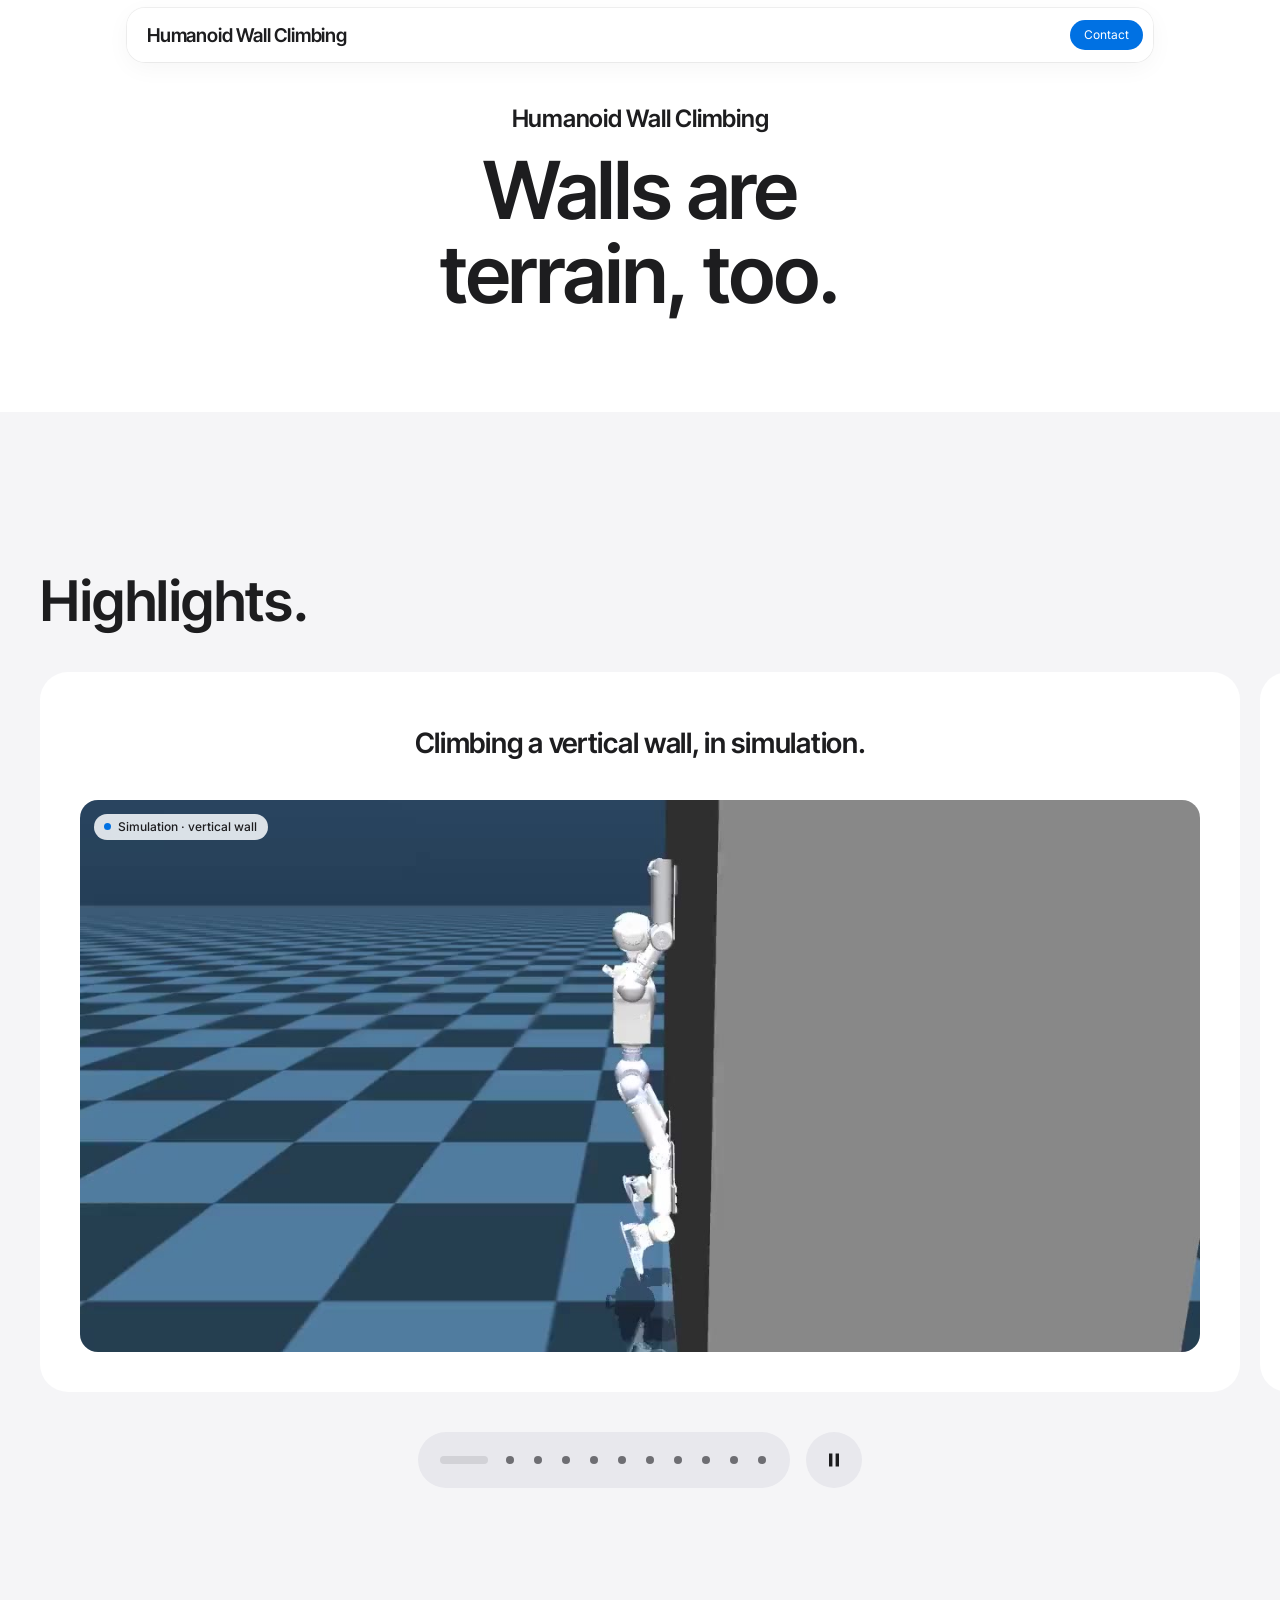
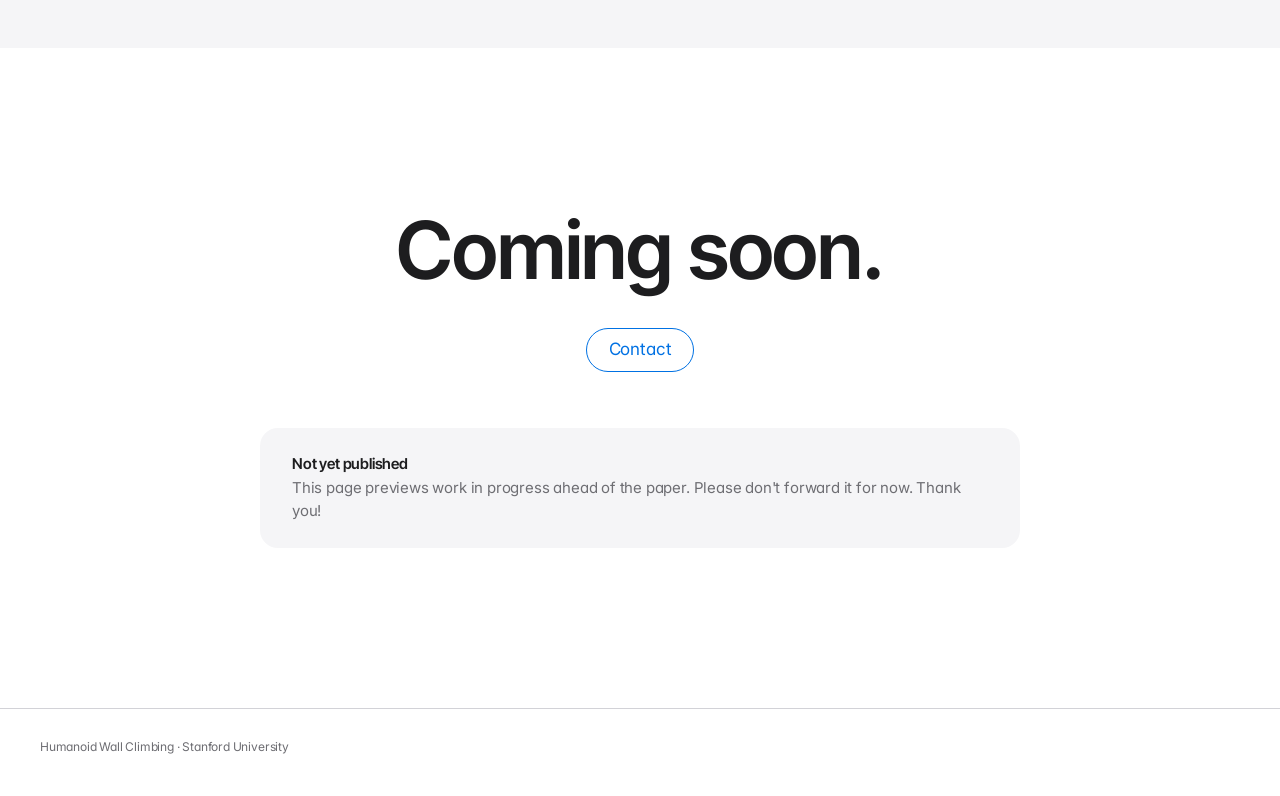
<file: brief/index.html>
<!doctype html>
<html lang="en">
<head>
<meta charset="utf-8">
<meta name="viewport" content="width=device-width, initial-scale=1, viewport-fit=cover">
<title>Humanoid Wall Climbing · Highlights</title>
<!-- shared by link ahead of the paper: kept out of search results and off the main page -->
<meta name="robots" content="noindex, nofollow">
<meta name="description" content="Highlights from work in progress on humanoid wall climbing at Stanford University.">
<meta name="author" content="Shixuan (Alan) Zhao">
<link rel="icon" type="image/svg+xml" href="../assets/favicon.svg">
<link rel="apple-touch-icon" href="../assets/apple-touch-icon.png">
<link rel="preconnect" href="https://fonts.googleapis.com">
<link rel="preconnect" href="https://fonts.gstatic.com" crossorigin>
<link href="https://fonts.googleapis.com/css2?family=Inter+Tight:wght@600&family=Inter:wght@400;500;600&family=JetBrains+Mono:wght@400;500&display=swap" rel="stylesheet">
<link rel="stylesheet" href="../assets/site.css?v=778e8248">
<style>
/* this page only: a title without a stage, cards holding several photos, and figures shown without a heading */
.hero{padding-bottom:72px}
.hgrid{flex:1;width:100%;min-height:0;display:grid;grid-auto-rows:1fr;gap:10px}
.hgrid>.ph{min-height:0;border-radius:14px}
.ph.white{background:#fff}
.ph.white>img{object-fit:contain}
.hcard.bare{padding-top:20px}
.g-unit{grid-template-rows:3fr 2fr}
.g-two{grid-template-columns:1fr 1fr}
.g-six{grid-template-columns:1fr 1fr}
/* eleven dots and the play button in one row on a phone */
@media (max-width:734px){
  .pager-row{gap:10px}
  .pager{padding:0 8px}
  .dot{width:18px}
  .dot.on{width:40px}
  .dot.on i{width:28px}
  .playbtn{width:48px;height:48px}
}
@media (min-width:735px){
  .hero{padding-bottom:96px}
  .hcard.bare{padding-top:40px}
  .g-unit{grid-template-columns:2.1fr 1fr;grid-template-rows:none}
  .g-six{grid-template-columns:repeat(3,1fr)}
  .g-wall{grid-template-columns:3fr 5.3fr}
}
</style>
<link rel="preload" as="image" href="../media/hero-policy90.jpg" fetchpriority="high">
<!-- inline so the reveal styles (.js .rv) apply from the first paint -->
<script>document.documentElement.classList.add("js")</script>
<script defer src="../assets/site.js?v=2dd6bf3b" onerror="document.documentElement.classList.remove('js')"></script>
</head>
<body>
<a class="skip" href="#main">Skip to content</a>

<nav class="nav" aria-label="Humanoid Wall Climbing">
  <a class="nav-title" href="#top"><span class="t-full">Humanoid Wall Climbing</span><span class="t-short">Wall Climbing</span></a>
  <span style="flex:1"></span>
  <a class="pill solid" href="mailto:sxuan@stanford.edu">Contact</a>
</nav>

<main id="main">

<!-- HERO -->
<section class="hero" id="top">
  <div class="wrap">
    <p class="eyebrow rv">Humanoid Wall Climbing</p>
    <h1 class="hx rv">Walls are <br>terrain, too.</h1>
  </div>
</section>

<!-- HIGHLIGHTS: every clip and photo of this page, one card at a time; a card without a clip holds for data-still seconds -->
<section class="sec band" id="highlights" aria-roledescription="carousel" aria-label="Highlights">
  <div class="wrap headrow">
    <h2 class="hl-head rv">Highlights.</h2>
  </div>
  <div class="track hl-track" id="hlTrack">
    <article class="hcard" aria-roledescription="slide" aria-label="1 of 11">
      <h3>Climbing a vertical wall, in simulation.</h3>
      <div class="ph media">
        <video data-src="../media/hero-policy90.mp4" poster="../media/hero-policy90.jpg" muted playsinline preload="none" disablepictureinpicture aria-label="In simulation, a humanoid with spine pads on its hands and feet holds a vertical wall and steps its limbs through a climbing cycle."></video>
        <span class="tag sim"><i></i>Simulation · vertical wall</span>
      </div>
    </article>
    <article class="hcard" aria-roledescription="slide" aria-label="2 of 11">
      <h3>Up the outside corner of a tall box, one limb at a time.</h3>
      <div class="ph media">
        <video data-src="../media/ref-corner.mp4" poster="../media/ref-corner.jpg" muted playsinline preload="none" disablepictureinpicture aria-label="A simulated humanoid climbs the outside corner of a tall box one limb at a time, its spine pads on both faces of the corner."></video>
        <span class="tag sim"><i></i>Simulation · planned motion</span>
      </div>
    </article>
    <article class="hcard" aria-roledescription="slide" aria-label="3 of 11">
      <h3>One spine pad flips a cinder block.<br>By hand, and by the robot in simulation.</h3>
      <div class="ph media">
        <video class="fit" data-src="../media/flip-pair.mp4" data-src-sm="../media/flip-pair-sm.mp4" poster="../media/flip-pair.jpg" data-poster-sm="../media/flip-pair-sm.jpg" muted playsinline preload="none" disablepictureinpicture aria-label="Left: a person hooks a hand-held spine pad onto a cinder block and flips it upright. Right: the simulated humanoid does the same."></video>
        <span class="tag hw"><i></i>Real · simulation</span>
      </div>
    </article>
    <article class="hcard" aria-roledescription="slide" aria-label="4 of 11">
      <h3>Micro-spines can carry a person up a concrete wall.<br>A professional climber, in earlier work from our lab.</h3>
      <div class="ph media">
        <video data-src="../media/human-climb.mp4" poster="../media/human-climb.jpg" muted playsinline preload="none" disablepictureinpicture aria-label="On a safety rope, a climber scales the concrete-block wall of a building with a hand-held spine plate in each hand."></video>
        <span class="tag hw"><i></i>Real · earlier work</span>
      </div>
    </article>
    <article class="hcard" aria-roledescription="slide" aria-label="5 of 11">
      <h3>Tiny hooks, each on its own spring.</h3>
      <div class="hgrid g-unit">
        <div class="ph media">
          <img src="../media/palm-tile.jpg" width="1600" height="1200" fetchpriority="low" alt="One spine unit: a clear block holding a grid of small springs, each with a spine through it.">
          <span class="tag hw"><i></i>One spine unit</span>
        </div>
        <div class="ph media">
          <video data-src="../media/spine-assembly.mp4" poster="../media/spine-assembly.jpg" muted playsinline preload="none" disablepictureinpicture aria-label="Gloved hands assembling spines for a unit."></video>
          <span class="tag hw"><i></i>Assembly</span>
        </div>
      </div>
    </article>
    <article class="hcard" aria-roledescription="slide" aria-label="6 of 11">
      <h3>Testing a spine unit on a robot arm.</h3>
      <div class="ph media">
        <video data-src="../media/unit-test.mp4" poster="../media/unit-test.jpg" muted playsinline preload="none" disablepictureinpicture aria-label="Close-up of one spine unit on a robot arm's flange, pressed against the top of a cinder block."></video>
        <span class="tag hw"><i></i>Real · bench test</span>
      </div>
    </article>
    <article class="hcard bare" aria-roledescription="slide" aria-label="7 of 11">
      <div class="ph media white">
        <video class="fit" data-src="../media/palm-model.mp4" poster="../media/palm-model.jpg" muted playsinline preload="none" disablepictureinpicture aria-label="Animation of the spine contact model."></video>
      </div>
    </article>
    <article class="hcard" aria-roledescription="slide" aria-label="8 of 11" data-still="8">
      <h3>Spine pads on a humanoid.</h3>
      <div class="hgrid g-two">
        <div class="ph media white">
          <img src="../media/palm-cad.jpg" width="900" height="1247" fetchpriority="low" alt="CAD render of a spine pad: twelve spine units in three rows of four on a plate above a cylindrical mount.">
          <span class="tag"><i></i>Spine pad · CAD</span>
        </div>
        <div class="ph media white">
          <img src="../media/pad-mount.jpg" width="378" height="493" fetchpriority="low" alt="CAD render, side view: a spine pad held beside a cylindrical robot limb by two clamp collars, joined to them through a ball joint.">
          <span class="tag"><i></i>Mount · CAD</span>
        </div>
      </div>
    </article>
    <article class="hcard bare" aria-roledescription="slide" aria-label="9 of 11" data-still="10">
      <div class="ph media white">
        <img src="../media/pipeline.png" width="2400" height="978" fetchpriority="low" alt="Diagram of the reference generation pipeline.">
      </div>
    </article>
    <article class="hcard" aria-roledescription="slide" aria-label="10 of 11">
      <h3>A stucco panel, made by hand.</h3>
      <div class="hgrid g-six">
        <div class="ph media"><img src="../media/stucco-1.jpg" width="1200" height="1019" fetchpriority="low" alt="Metal lath, lumber and tools laid out on the ground."></div>
        <div class="ph media"><img src="../media/stucco-2.jpg" width="1200" height="929" fetchpriority="low" alt="Metal lath screwed onto a plywood board."></div>
        <div class="ph media"><img src="../media/stucco-3.jpg" width="1200" height="751" fetchpriority="low" alt="A bag of stucco mix."></div>
        <div class="ph media"><img src="../media/stucco-4.jpg" width="1200" height="900" fetchpriority="low" alt="Wet stucco being mixed in a bucket with a trowel."></div>
        <div class="ph media"><img src="../media/stucco-5.jpg" width="1200" height="1318" fetchpriority="low" alt="The stucco panel after drying, with a rough grey surface."></div>
        <div class="ph media"><video data-src="../media/stucco-spines.mp4" poster="../media/stucco-spines.jpg" muted playsinline preload="none" disablepictureinpicture aria-label="A row of spine units dragged across the dried stucco."></video></div>
      </div>
    </article>
    <article class="hcard" aria-roledescription="slide" aria-label="11 of 11" data-still="6">
      <h3>A tall wall frame.</h3>
      <div class="hgrid g-wall">
        <div class="ph media"><img src="../media/wall-1.jpg" width="1200" height="1600" fetchpriority="low" alt="A tall test wall panel standing in an aluminum-extrusion frame outdoors."></div>
        <div class="ph media"><img src="../media/wall-2.jpg" width="1600" height="1200" fetchpriority="low" alt="The wall frame from the side, with a plywood panel and diagonal braces."></div>
      </div>
    </article>
  </div>
  <div class="pager-row">
    <div class="pager" id="hlPager" role="group" aria-label="Choose a highlight"></div>
    <button class="playbtn" id="hlPlay" type="button" aria-label="Pause highlights"><svg viewBox="0 0 18 18" aria-hidden="true"><path class="i-pause" d="M4 2.5h3.4v13H4zM10.6 2.5H14v13h-3.4z" fill="currentColor"/><path class="i-play" d="M5 2.5v13l11-6.5z" fill="currentColor"/></svg></button>
  </div>
</section>

<!-- COMING SOON -->
<section class="sec" id="soon">
  <div class="wrap-copy story-head">
    <h2 class="hx rv">Coming soon.</h2>
    <div class="btns rv">
      <a class="btn" href="mailto:sxuan@stanford.edu">Contact</a>
    </div>
    <div class="cite-note rv"><b>Not yet published</b>This page previews work in progress ahead of the paper. Please don't forward it for now. Thank you!</div>
  </div>
</section>

</main>

<footer>
  <div class="wrap">
    <span>Humanoid Wall Climbing · Stanford University</span>
  </div>
</footer>

</body>
</html>
</file>
<file: assets/site.css>
/* Humanoid Wall Climbing project page. Layout, type scale and palette follow supermimic.github.io. */
:root{
  --page:#ffffff; --band:#f5f5f7; --fill:#e8e8ed; --hair:#d2d2d7;
  --ink:#1d1d1f; --ink2:#6e6e73; --blue:#0071e3;
  /* media tags, and the ongoing chip in the nav */
  --done:#1a7f37; --done-bg:#e8f5ec;
  --wip:#9a5200; --wip-bg:#fff3dc; --wip-dot:#f59e0b;
  --mk:#d98200;
  --display:"Inter Tight","Inter","Helvetica Neue",Arial,sans-serif;
  --text:"Inter","Helvetica Neue",Arial,sans-serif;
  --mono:"JetBrains Mono",ui-monospace,Menlo,Consolas,monospace;
  --gut:24px;
  --wide:1260px; --mid:1050px; --copy:830px;
  --edge:max(var(--gut), calc((100% - var(--wide)) / 2));
  --ease:cubic-bezier(.28,.11,.32,1);
  --sec:100px;
}
@media (min-width:735px){:root{--gut:40px;--sec:140px}}
@media (min-width:1069px){:root{--sec:160px}}
*{box-sizing:border-box}
[hidden]{display:none!important}
html{-webkit-text-size-adjust:100%;scroll-padding-top:80px;scroll-behavior:smooth}
body{margin:0;background:var(--page);color:var(--ink);font-family:var(--text);font-size:17px;line-height:1.47;letter-spacing:-.011em;-webkit-font-smoothing:antialiased;font-feature-settings:"cv11","ss01";overflow-x:clip}
a{color:var(--blue);text-decoration:none}
a:hover{text-decoration:underline}
button{font:inherit;color:inherit;cursor:pointer}
:focus-visible{outline:2px solid var(--blue);outline-offset:3px}
img,video{max-width:100%;display:block}
figure{margin:0}
.skip{position:absolute;left:-9999px;top:8px;z-index:100;background:var(--ink);color:#fff;padding:10px 16px;border-radius:12px}
.skip:focus{left:8px}
.sr{position:absolute;width:1px;height:1px;overflow:hidden;clip:rect(0 0 0 0);white-space:nowrap}

/* ---------- layout ---------- */
.wrap{width:min(var(--wide), calc(100% - 2 * var(--gut)));margin-inline:auto}
.wrap-mid{width:min(var(--mid), calc(100% - 2 * var(--gut)));margin-inline:auto}
.wrap-copy{width:min(var(--copy), calc(100% - 2 * var(--gut)));margin-inline:auto}
.sec{padding-block:var(--sec)}
.band{background:var(--band)}

/* ---------- type ---------- */
.eyebrow{font:600 17px/1.24 var(--display);letter-spacing:-.01em;margin:0 0 10px}
.hx{font:600 40px/1.1 var(--display);letter-spacing:-.012em;margin:0;text-wrap:balance}
.hx br{display:none}
.hl-head{font:600 32px/1.125 var(--display);letter-spacing:-.008em;margin:0;text-wrap:balance}
.sub-head{font:600 24px/1.16 var(--display);letter-spacing:-.012em;margin:0;text-wrap:balance}
.lede{font:400 17px/1.47 var(--text);color:var(--ink2);margin:0;text-wrap:balance}
p,li,dd{text-wrap:pretty}
.lede b,.copy b,.cap b{color:var(--ink);font-weight:400}
.copy{color:var(--ink2)}
sup.fn{font-size:.6em;line-height:0;vertical-align:.7em;margin-left:1px}
sup.fn a{color:inherit;text-decoration:underline;text-underline-offset:2px}
@media (min-width:735px){
  .eyebrow{font-size:21px;margin-bottom:14px}
  .hx{font-size:64px;line-height:1.06}
  .hx br{display:inline}
  .hl-head{font-size:48px;line-height:1.08}
  .sub-head{font-size:32px;line-height:1.125}
  .lede{font-size:21px;line-height:1.381;letter-spacing:.004em}
}
@media (min-width:1069px){
  .hx{font-size:80px;line-height:1.05;letter-spacing:-.015em}
  .hl-head{font-size:56px;line-height:1.07}
}

/* ---------- ongoing chip in the nav: a pulsing dot ---------- */
.wip-dot{position:relative;display:inline-block;flex:none;width:6px;height:6px;border-radius:50%;background:var(--wip-dot);box-shadow:0 0 0 2.5px rgba(245,158,11,.2)}
.wip-dot::after{content:"";position:absolute;inset:-5px;border-radius:50%;background:radial-gradient(closest-side,rgba(245,158,11,.4),rgba(245,158,11,0));animation:wip-glow 2.4s var(--ease) infinite}
@keyframes wip-glow{0%,100%{opacity:.25;transform:scale(.7)}50%{opacity:1;transform:scale(1.15)}}
.chip-wip{display:inline-flex;align-items:center;gap:8px;height:26px;padding:0 11px 0 10px;border-radius:999px;background:rgba(0,0,0,.04);box-shadow:inset 0 0 0 1px rgba(0,0,0,.06);color:var(--ink2);font:500 12px/1 var(--text);letter-spacing:.01em;white-space:nowrap;transition:background .25s var(--ease),color .25s var(--ease)}
.chip-wip:hover{text-decoration:none;background:rgba(0,0,0,.07);color:var(--ink)}

/* ---------- status marks: a hollow ring for a reference only, a half-filled one for a policy in simulation ---------- */
.mk{position:relative;display:inline-block;flex:none;width:11px;height:11px;border-radius:50%;box-shadow:inset 0 0 0 1.6px var(--mk)}
.mk-sim{background:linear-gradient(90deg,var(--mk) 50%,transparent 50%)}
.tag .mk{pointer-events:auto}
.tag .mk::after{content:"";position:absolute;inset:-8px}

/* ---------- media tags ---------- */
.tag{position:absolute;left:14px;top:14px;z-index:2;display:inline-flex;align-items:center;gap:7px;height:26px;padding:0 11px 0 10px;border-radius:999px;background:rgba(255,255,255,.84);-webkit-backdrop-filter:saturate(180%) blur(14px);backdrop-filter:saturate(180%) blur(14px);font:500 12px/1 var(--text);letter-spacing:0;color:var(--ink);white-space:nowrap;pointer-events:none}
.tag i{width:7px;height:7px;border-radius:50%;background:var(--ink2)}
.tag.sim i{background:var(--blue)}
.tag.hw i{background:var(--done)}

/* ---------- media boxes ---------- */
.ph{position:relative;border-radius:28px;background:var(--band);overflow:hidden}
.band .ph{background:var(--fill)}
.ph.media>video,.ph.media>img,.ph.media>picture>img{position:absolute;inset:0;width:100%;height:100%;object-fit:cover}
.ph.media>video.fit{object-fit:contain}
/* round play / pause button; 44 px hit area */
.vbtn{position:absolute;right:16px;bottom:16px;z-index:2;width:44px;height:44px;padding:0;border:0;border-radius:50%;background:rgba(232,232,237,.86);-webkit-backdrop-filter:saturate(180%) blur(20px);backdrop-filter:saturate(180%) blur(20px);color:var(--ink);display:grid;place-items:center}
.vbtn:hover{background:rgba(210,210,215,.9)}
.vbtn svg,.fplay svg,.playbtn svg{width:16px;height:16px}
.i-play{display:none}
.paused .i-play{display:inline}
.paused .i-pause{display:none}

/* ---------- nav pill ---------- */
.nav{position:fixed;z-index:50;top:max(8px, env(safe-area-inset-top));left:50%;transform:translateX(-50%);width:min(1026px, calc(100% - 16px));height:54px;display:flex;align-items:center;gap:8px;padding:0 10px 0 20px;border-radius:18px;background:rgba(255,255,255,.78);-webkit-backdrop-filter:saturate(180%) blur(20px);backdrop-filter:saturate(180%) blur(20px);box-shadow:0 0 0 1px rgba(0,0,0,.06), 0 6px 24px rgba(0,0,0,.04)}
.nav-title{font:600 19px/1 var(--display);letter-spacing:-.01em;color:var(--ink);white-space:nowrap}
.nav-title:hover{text-decoration:none}
.nav-title .t-short{display:none}
.nav .chip-wip{margin-left:4px;margin-right:auto}
.pill{position:relative;display:inline-flex;align-items:center;justify-content:center;height:30px;padding:0 13px;border-radius:999px;font:400 12px/1 var(--text);letter-spacing:0;white-space:nowrap;border:1px solid transparent;background:none}
.pill::after{content:"";position:absolute;inset:-7px -3px}
.pill.out{border-color:var(--ink2);color:var(--ink)}
.pill.out:hover{text-decoration:none;background:var(--band)}
.pill.solid{background:var(--blue);color:#fff}
.pill.solid:hover{text-decoration:none;background:#0077ed}
.explore{position:relative}
.explore-menu{position:absolute;right:-60px;top:44px;width:240px;padding:8px;border-radius:18px;background:rgba(255,255,255,.94);-webkit-backdrop-filter:saturate(180%) blur(20px);backdrop-filter:saturate(180%) blur(20px);box-shadow:0 0 0 1px rgba(0,0,0,.06), 0 18px 40px rgba(0,0,0,.10)}
.explore-menu a{display:flex;align-items:center;min-height:44px;padding:0 14px;border-radius:12px;color:var(--ink);font-size:15px}
.explore-menu a:hover{background:var(--fill);text-decoration:none}
@media (max-width:734px){
  .nav{padding-left:16px;gap:6px}
  .nav .hide-sm{display:none}
  .nav-title{font-size:17px}
  .nav-title .t-full{display:none}
  .nav-title .t-short{display:inline}
  .explore-menu{right:-4px}
}

/* ---------- hero ---------- */
.hero{padding-top:110px;text-align:center}
.hero .eyebrow{font-size:21px}
.hero-sub{margin:20px auto 0;max-width:38em;font:400 17px/1.47 var(--text);color:var(--ink)}
.hero-stage{position:relative;margin-top:44px;padding-bottom:44px}
.hero-stage .ph{aspect-ratio:1/1;background:#2a4867}
@media (min-width:735px){
  .hero{padding-top:104px}
  .hero .eyebrow{font-size:24px}
  .hero-sub{font-size:21px;margin-top:24px}
  .hero-stage{margin-top:32px}
  .hero-stage .ph{aspect-ratio:2/1;width:min(100%, max(600px, calc((100svh - 520px) * 2)));margin-inline:auto}
}

/* ---------- section heads with a link on the right ---------- */
.headrow{display:flex;align-items:flex-end;justify-content:space-between;gap:12px 24px;flex-wrap:wrap}
.headrow .lnk{font-size:17px;display:inline-flex;align-items:center;gap:6px;min-height:44px}

/* ---------- carousels ---------- */
.track{position:relative;display:flex;gap:20px;overflow-x:auto;scroll-snap-type:x mandatory;scroll-padding-inline:var(--edge);padding-inline:var(--edge);overscroll-behavior-x:contain;scrollbar-width:none;-webkit-overflow-scrolling:touch}
.track::-webkit-scrollbar{display:none}
.track>*{scroll-snap-align:start;flex:none}
.track::after{content:"";flex:0 0 1px}

/* ---------- highlights ---------- */
.hl-track{margin-top:40px}
.hcard{width:100%;max-width:var(--wide);height:min(640px, 150vw);background:var(--page);border-radius:28px;display:flex;flex-direction:column;align-items:center;padding:36px 20px 20px;text-align:center}
.hcard h3{margin:0 0 28px;font:600 21px/1.24 var(--display);letter-spacing:-.01em;text-wrap:balance}
.hcard .ph{flex:1;width:100%;border-radius:18px;background:var(--band)}
@media (min-width:735px){
  .hcard{height:min(720px, 62vw);padding:56px 40px 40px}
  .hcard h3{font-size:28px;line-height:1.14;margin-bottom:40px}
}
.pager-row{display:flex;justify-content:center;align-items:center;gap:16px;margin-top:40px}
.pager{display:flex;align-items:center;height:56px;padding:0 14px;border-radius:28px;background:var(--fill)}
.dot{position:relative;width:28px;height:44px;border:0;background:none;padding:0;display:grid;place-items:center;transition:width .5s var(--ease)}
.dot i{display:block;width:8px;height:8px;border-radius:4px;background:var(--ink2);overflow:hidden;position:relative;transition:width .5s var(--ease)}
.dot.on{width:64px}
.dot.on i{width:48px;background:var(--hair)}
.dot.on i::before{content:"";position:absolute;inset:0;background:var(--ink);transform-origin:left;transform:scaleX(var(--p,0))}
.playbtn{width:56px;height:56px;border-radius:50%;border:0;background:var(--fill);display:grid;place-items:center}
.playbtn svg{width:18px;height:18px}

/* ---------- story sections ---------- */
.story-head{text-align:center}
.story-head .lede{margin-top:32px}
@media (min-width:735px){.story-head .lede{margin-top:40px}}
.block{margin-top:72px}
.block-head{margin-bottom:28px}
.block-head .lede{margin-top:14px}
@media (min-width:735px){.block{margin-top:110px}.block-head{margin-bottom:40px}}

.split{display:grid;gap:28px;align-items:center}
.split .copy{margin:0;font-size:17px;line-height:1.47}
.split .copy+.copy{margin-top:14px}
@media (min-width:900px){
  .split{grid-template-columns:1.25fr 1fr;gap:64px}
  .split.rev{grid-template-columns:1fr 1.25fr}
  .split.rev>:first-child{order:2}
  .split .copy{font-size:19px;line-height:1.42}
}

/* white tiles holding figures, captions below */
.tile{background:var(--page);border-radius:28px;padding:20px}
.band .tile{background:var(--page)}
.sec:not(.band) .tile{background:var(--band)}
.tile img{width:100%;height:auto;border-radius:12px}
.cap{margin:14px 4px 0;font-size:14px;line-height:1.47;color:var(--ink2)}
@media (min-width:735px){.tile{padding:36px 40px 28px}.cap{font-size:15px;margin-top:18px}}

/* rows whose items keep their aspect ratio and share one height: flex-grow = aspect ratio */
.jrow{display:flex;gap:16px}
.jrow>figure{flex:var(--ar) 1 0;min-width:0}
.jrow img,.jrow video{width:100%;height:auto;aspect-ratio:var(--ar);object-fit:cover;border-radius:18px;background:var(--band)}
.jrow figcaption{margin:10px 4px 0;font-size:13px;line-height:1.4;color:var(--ink2)}
@media (max-width:734px){
  .jrow.wrap-sm{display:grid;grid-template-columns:1fr 1fr;grid-auto-flow:dense;gap:12px}
  .jrow.wrap-sm>.full{grid-column:1 / -1}
}

/* ---------- three questions ---------- */
.qtiles{display:grid;gap:16px;margin-top:64px}
.qtile{display:flex;flex-direction:column;gap:12px;min-height:200px;padding:28px;border-radius:28px;background:var(--band);color:var(--ink);transition:background .3s var(--ease)}
.qtile:hover{text-decoration:none;background:var(--fill)}
.qk{font:600 14px/1 var(--text);color:var(--ink2);letter-spacing:0}
.qtile b{font:600 24px/1.16 var(--display);letter-spacing:-.012em;text-wrap:balance}
.qtile .more{margin-top:auto;color:var(--blue);font-size:15px}
@media (min-width:900px){.qtiles{grid-template-columns:repeat(3,1fr);gap:20px;margin-top:88px}.qtile{min-height:260px;padding:36px 32px}.qtile b{font-size:28px;line-height:1.14}}

/* robot spec row */
.specs{display:grid;gap:0;margin-top:64px;border-top:1px solid var(--hair)}
.specs>div{padding:24px 0;border-bottom:1px solid var(--hair)}
.specs>div>b{display:block;font:600 44px/1.05 var(--display);letter-spacing:-.02em;font-variant-numeric:tabular-nums}
.specs>div>span{display:block;margin-top:6px;font-size:15px;line-height:1.4;color:var(--ink2)}
@media (min-width:900px){
  .specs{grid-template-columns:repeat(3,1fr);column-gap:40px;margin-top:96px}
  .specs>div{padding:36px 0 40px;border-bottom:0}
  .specs>div>b{font-size:64px}
  .specs>div>span{font-size:17px}
}

/* ---------- spine palm ---------- */
.palm-pair{display:grid;gap:16px}
.palm-pair>.ph{aspect-ratio:4/3}
.palm-pair>.ph+.ph{aspect-ratio:1/1}
@media (min-width:735px){.palm-pair{grid-template-columns:2.1fr 1fr;gap:20px}.palm-pair>.ph+.ph{aspect-ratio:auto}}

/* ---------- contact model: steps with equations ---------- */
.model{margin-top:72px;border-radius:28px;background:var(--band);padding:36px 20px 28px}
.model-head{text-align:center;margin-bottom:28px}
.model-head .lede{margin-top:12px;font-size:17px}
.step{position:relative;background:var(--page);border-radius:20px;padding:22px 20px 18px;min-width:0}
.step h4{margin:0 0 4px;font:600 17px/1.3 var(--display);letter-spacing:-.01em}
.step h4::before{counter-increment:st;content:counter(st);display:inline-grid;place-items:center;width:24px;height:24px;margin-right:10px;border-radius:50%;background:var(--ink);color:#fff;font:600 13px/1 var(--text);vertical-align:1px}
.step p{margin:8px 0 0;font-size:14px;line-height:1.47;color:var(--ink2)}
.step .eq{margin:10px 0 0;color:var(--ink)}
@media (min-width:735px){.model{padding:64px 56px 48px;margin-top:100px}.model-head{margin-bottom:40px}.model-head .lede{font-size:19px}.step{padding:26px 28px 22px}.step p{font-size:15px}}
/* KaTeX: long display maths scroll inside their card instead of widening the page */
.katex-display{margin:.4em 0;overflow-x:auto;overflow-y:hidden;padding:2px 0}
.katex{font-size:1.06em}
@media (max-width:734px){
  .katex-display>.katex{font-size:.92em}
  .model{padding-inline:12px}
  .step{padding-inline:16px}
}
@media (max-width:380px){.katex-display>.katex{font-size:.82em}.rcard{padding-inline:14px}}

/* ---------- side-by-side comparisons ---------- */
.pair{margin-top:40px}
.pair-grid{display:grid;grid-template-columns:1fr 1fr;gap:12px}
.pp figcaption{margin:12px 4px 0;font-size:14px;line-height:1.4;color:var(--ink2)}
.pp figcaption b{color:var(--ink);font-weight:600}
.pv{position:relative;border-radius:18px;overflow:hidden;background:var(--band)}
.pv video{display:block;width:100%;height:100%;object-fit:cover;aspect-ratio:var(--ar,16/9)}
.band .pv{background:var(--fill)}
.pbar{display:flex;align-items:flex-start;gap:16px;margin-top:20px}
.pcap{flex:1;margin:0 4px;font-size:14px;line-height:1.47;color:var(--ink2)}
.pcap b{color:var(--ink);font-weight:600}
.fplay{flex:none;width:44px;height:44px;padding:0;border:0;border-radius:50%;background:var(--fill);color:var(--ink);display:grid;place-items:center}
.fplay:hover{background:var(--hair)}
@media (max-width:734px){.pair-grid.stack-sm{grid-template-columns:1fr}}
@media (min-width:735px){.pair-grid{gap:20px}.pp figcaption{font-size:17px;margin-top:16px}.pcap{font-size:17px}}

/* ---------- flow diagrams: nodes joined by arrows; vertical on phones ---------- */
.stage{border-radius:28px;background:var(--band);padding:28px 20px 24px}
.stage+.stage{margin-top:16px}
.stage-k{margin:0;font:600 13px/1 var(--mono);letter-spacing:.04em;text-transform:uppercase;color:var(--ink2)}
.stage h3{margin:10px 0 22px;font:600 24px/1.16 var(--display);letter-spacing:-.012em}
.chain{list-style:none;margin:0;padding:0;display:grid;gap:30px}
.chain>li{position:relative;background:var(--page);border-radius:18px;padding:16px 18px;box-shadow:0 0 0 1px rgba(0,0,0,.05)}
.chain>li>b{display:block;font:600 17px/1.25 var(--display);letter-spacing:-.01em}
.chain>li>span{display:block;margin-top:6px;font-size:14px;line-height:1.45;color:var(--ink2)}
.chain>li.hot{box-shadow:0 0 0 2px var(--blue)}
.chain>li+li::before{content:"";position:absolute;left:50%;top:-25px;width:2px;height:16px;background:#86868b;transform:translateX(-50%)}
.chain>li+li::after{content:"";position:absolute;left:50%;top:-10px;border:6px solid transparent;border-top:7px solid #86868b;border-bottom:0;transform:translateX(-50%)}
.band .stage{background:var(--page)}
.band .stage .chain>li{background:var(--band);box-shadow:none}
.band .stage .chain>li.hot{box-shadow:0 0 0 2px var(--blue)}
.chips{display:flex;flex-wrap:wrap;align-items:center;gap:6px 4px;margin:22px 0 0;padding:0;list-style:none;font:500 13px/1 var(--mono);color:var(--ink)}
.chips li{display:inline-flex;align-items:center;height:28px;padding:0 10px;border-radius:999px;background:var(--page);box-shadow:0 0 0 1px var(--hair)}
.chips li.arrow{padding:0 2px;background:none;box-shadow:none;color:var(--ink2)}
.chips .lbl{font:500 13px/1 var(--text);color:var(--ink2);background:none;box-shadow:none;padding:0 6px 0 0}
.stage-note{margin:18px 2px 0;font-size:14px;line-height:1.5;color:var(--ink2)}
.stage-note b{color:var(--ink);font-weight:600}
@media (min-width:900px){
  .stage{padding:36px 36px 30px}
  .stage h3{font-size:28px}
  .chain{grid-auto-flow:column;grid-auto-columns:1fr;gap:34px}
  .chain>li+li::before{left:-27px;top:50%;width:16px;height:2px;transform:translateY(-50%)}
  .chain>li+li::after{left:-12px;top:50%;border:6px solid transparent;border-left:7px solid #86868b;border-right:0;transform:translateY(-50%)}
  .stage-note{font-size:15px}
}

/* ---------- reward cards ---------- */
.rewards{display:grid;gap:16px;margin-top:20px}
.rcard{min-width:0;border-radius:28px;background:var(--band);padding:28px 20px 22px}
.rcard h4{margin:0;font:600 21px/1.2 var(--display);letter-spacing:-.01em}
.rcard p{margin:12px 0 0;font-size:15px;line-height:1.47;color:var(--ink2)}
.rcard p b{color:var(--ink);font-weight:600}
.rcard dl{display:grid;grid-template-columns:auto 1fr;gap:6px 14px;margin:16px 0 0;font-size:14px;line-height:1.4;color:var(--ink2)}
.rcard dt{color:var(--ink)}
.rcard dd{margin:0}
.band .rcard{background:var(--page)}
@media (min-width:900px){.rewards{grid-template-columns:1fr 1fr;gap:20px}.rcard{padding:36px 32px 30px}}

/* ---------- big-number tiles ---------- */
.stats{display:grid;gap:16px;margin-top:56px}
.stat{border-radius:28px;background:var(--band);padding:28px 24px}
.stat .v{display:block;font:600 52px/1 var(--display);letter-spacing:-.02em;font-variant-numeric:tabular-nums}
.stat p{margin:14px 0 0;font-size:15px;line-height:1.47;color:var(--ink2)}
.stat p b{color:var(--ink);font-weight:400}
.band .stat{background:var(--page)}
.stats.stats-in{margin-top:28px}
@media (min-width:900px){.stats{grid-template-columns:repeat(3,1fr);gap:20px;margin-top:80px}.stat{padding:36px 32px}.stat .v{font-size:72px}.stat p{font-size:17px}}

/* device-style frame around the main simulation clip */
.frame-wrap{margin-top:64px;display:flex;justify-content:center}
.frame{width:calc(100% - 16px);max-width:1360px;padding:10px;border-radius:44px;background:var(--fill)}
.frame .ph{aspect-ratio:1/1;border-radius:34px;background:#2a4867}
@media (min-width:735px){.frame-wrap{margin-top:88px}.frame{padding:14px;border-radius:64px}.frame .ph{aspect-ratio:2/1;border-radius:50px}.frame .vbtn{right:28px;bottom:28px}.frame .tag{left:28px;top:24px}}

.figs{display:grid;gap:16px;margin-top:20px}
@media (min-width:1069px){.figs{grid-template-columns:1fr 1fr;gap:20px}}

/* ---------- hardware: run procedure ---------- */
.run-step h4{margin:12px 2px 0;font:600 15px/1.3 var(--display);letter-spacing:-.01em}
.run-step h4 span{display:inline-block;min-width:1.4em;color:var(--ink2);font-family:var(--mono);font-weight:500}
.run-step p{margin:4px 2px 0;font-size:13px;line-height:1.4;color:var(--ink2)}
.run-note{margin-block:22px 0;font-size:14px;line-height:1.5;color:var(--ink2)}

/* control software: four columns */
.stack{margin-top:40px}
.stack .chain>li ul{margin:10px 0 0;padding:0;list-style:none;display:grid;gap:6px}
.stack .chain>li ul li{padding:8px 10px;border-radius:10px;background:var(--page);font-size:13px;line-height:1.35;color:var(--ink)}
.stack .chain>li ul li i{font-style:normal;color:var(--ink2)}
@media (min-width:900px){.stack .chain{grid-template-columns:1fr .8fr 1.5fr 1.1fr;grid-auto-flow:row}}

/* ---------- explorers: one panel at a time, picked from a segmented bar or a figure ---------- */
.narrow{max-width:var(--mid);margin-inline:auto}
.seg{position:relative;display:flex;gap:4px;width:max-content;max-width:100%;margin:0 auto 32px;padding:4px;border-radius:999px;background:var(--fill);overflow-x:auto;scrollbar-width:none}
.seg::-webkit-scrollbar{display:none}
.seg [role=tab]{flex:none;height:36px;padding:0 16px;border:0;border-radius:999px;background:none;font:500 14px/1 var(--text);letter-spacing:0;color:var(--ink2);white-space:nowrap;transition:background .25s var(--ease),color .25s var(--ease)}
.seg [role=tab]:hover{color:var(--ink)}
.seg [role=tab][aria-selected=true]{background:var(--page);color:var(--ink);box-shadow:0 1px 3px rgba(0,0,0,.12)}
html:not(.js) .seg{display:none}
html:not(.js) .tabpanel+.tabpanel{margin-top:56px}
.js .tabpanel:not(.on){display:none}
.js .tabpanel.on{animation:panel-in .45s var(--ease)}
@keyframes panel-in{from{opacity:0;transform:translateY(10px)}to{opacity:1;transform:none}}
.tabpanel>.rcard{max-width:760px;margin-inline:auto}
.tabpanel>.rewards{margin-top:0}
.panel-lede{margin:0 auto 28px;max-width:44em;text-align:center;font-size:17px;line-height:1.47;color:var(--ink2);text-wrap:balance}
.panel-lede b{color:var(--ink);font-weight:400}
.tab-next{display:flex;align-items:center;gap:6px;min-height:44px;margin:28px auto 0;padding:0 4px;border:0;background:none;color:var(--blue);font-size:17px}
.tab-next:hover{text-decoration:underline}
@media (min-width:735px){.seg{margin-bottom:44px}.seg [role=tab]{height:40px;padding:0 20px;font-size:15px}.panel-lede{font-size:19px;margin-bottom:36px}}

/* the pipeline figure: each block is a button over the image; phones scroll it sideways */
.fig-scroll{overflow-x:auto;margin-bottom:28px;padding:20px;border-radius:28px;background:#fff;overscroll-behavior-x:contain}
.fig-map{position:relative;min-width:720px}
.fig-map img{width:100%;height:auto}
.hot-area{position:absolute;display:block;padding:0;border:0;border-radius:12px;background:transparent;cursor:pointer;transition:background .2s var(--ease),box-shadow .2s var(--ease)}
.hot-area:hover{background:rgba(0,113,227,.06);box-shadow:0 0 0 2px rgba(0,113,227,.5);text-decoration:none}
.hot-area.on{box-shadow:0 0 0 3px var(--blue)}
.hot-area.sub{border-radius:8px}
.fig-hint{display:none;margin:-16px 0 24px;text-align:center;font-size:13px;color:var(--ink2)}
@media (max-width:734px){.fig-scroll{padding:12px;border-radius:18px}.fig-hint{display:block}}

/* horizontal tracks of cards with a counter and arrows */
.scroller-bar{display:flex;align-items:center;gap:8px;margin-bottom:14px}
.scroller-bar .count{margin-right:auto;font:500 13px/1 var(--mono);color:var(--ink2);font-variant-numeric:tabular-nums}
.scroller.fits .scroller-bar{display:none}
html:not(.js) .scroller-bar{display:none}
.arw{width:36px;height:36px;padding:0;border:0;border-radius:50%;background:var(--fill);color:var(--ink);display:grid;place-items:center}
.arw:hover{background:var(--hair)}
.arw:disabled{opacity:.35;cursor:default;background:var(--fill)}
.arw svg{width:16px;height:16px}
.strack{position:relative;display:flex;gap:12px;overflow-x:auto;scroll-snap-type:x mandatory;overscroll-behavior-x:contain;scrollbar-width:none;counter-reset:st}
.strack::-webkit-scrollbar{display:none}
.strack>*{flex:0 0 min(86%,440px);scroll-snap-align:start}
.strack>.step{transition:box-shadow .3s var(--ease)}
.strack>.step.flash{box-shadow:0 0 0 2px var(--blue)}
.strack.photos>*{flex-basis:min(78%,360px)}
.strack.photos .ph{aspect-ratio:4/3;border-radius:18px}
.strack.photos figcaption{margin:8px 2px 0;font-size:13px;line-height:1.4;color:var(--ink2)}
.strack.photos figcaption span{font-family:var(--mono);color:var(--ink)}
.strack.runs>*{flex-basis:min(44vw,196px)}
/* palm iterations: same-size cards, each figure fitted inside a white plate */
.strack.iters>*{flex-basis:min(84%,400px)}
.iter-media{position:relative;aspect-ratio:4/3;border-radius:18px;background:#fff;box-shadow:0 0 0 1px rgba(0,0,0,.07);overflow:hidden}
.iter-media>img{position:absolute;inset:14px;width:calc(100% - 28px);height:calc(100% - 28px);object-fit:contain}
.iter-media.tbl{display:flex;align-items:center;padding:10px 12px}
.iter-media>img{cursor:zoom-in}
.iter-media:has(>img)::after{content:"";position:absolute;right:10px;bottom:10px;width:30px;height:30px;border-radius:50%;background:rgba(232,232,237,.92) url("data:image/svg+xml,%3Csvg xmlns='http://www.w3.org/2000/svg' viewBox='0 0 16 16'%3E%3Cpath d='M9.5 2.5h4v4M6.5 13.5h-4v-4M13.5 2.5L9 7M2.5 13.5L7 9' fill='none' stroke='%231d1d1f' stroke-width='1.6' stroke-linecap='round' stroke-linejoin='round'/%3E%3C/svg%3E") center/14px no-repeat;pointer-events:none}
.iters figcaption{margin:12px 2px 0;font-size:14px;line-height:1.45;color:var(--ink2)}
.iters figcaption b{color:var(--ink);font-weight:600}
.iters .it{display:block;margin-bottom:5px;font:600 12px/1 var(--mono);letter-spacing:.04em;text-transform:uppercase;color:var(--ink)}
/* a small heat table: the value in every cell, the colour only as a second cue */
.hold{width:100%;border-collapse:separate;border-spacing:3px;font:500 12px/1 var(--mono);font-variant-numeric:tabular-nums;color:var(--ink)}
.hold th{padding:6px 2px;font:600 11px/1.15 var(--text);color:var(--ink2);text-align:center}
.hold th small{display:block;font-weight:400;font-size:10px}
.hold th.axes{text-align:left;font-size:10px;font-weight:500;white-space:nowrap}
.hold tbody th{text-align:right;padding-right:6px;color:var(--ink);font-family:var(--mono);font-weight:600}
.hold td{padding:9px 2px;border-radius:5px;text-align:center}
@media (max-width:420px){.hold{border-spacing:2px;font-size:11px}.hold td{padding:7px 1px}}
.run-step .ph{aspect-ratio:3/4;border-radius:18px}
@media (min-width:735px){.strack{gap:16px}.strack.photos figcaption{font-size:14px}}
.model.in-panel{margin-top:0}
.band .model{background:var(--page)}
.band .model .step{background:var(--band)}

/* closed by default: detail a reader can open */
details.more{margin-top:40px;padding:0 20px;border-radius:28px;background:var(--band)}
.band details.more{background:var(--page)}
details.more>summary{list-style:none;display:flex;align-items:center;justify-content:space-between;gap:16px;min-height:44px;padding:22px 4px;cursor:pointer}
details.more>summary::-webkit-details-marker{display:none}
details.more>summary>span{display:flex;flex-direction:column;gap:4px;font-size:15px;line-height:1.4;color:var(--ink2)}
details.more>summary b{font:600 21px/1.2 var(--display);letter-spacing:-.01em;color:var(--ink)}
details.more>summary svg{flex:none;width:20px;height:20px;color:var(--ink2);transition:transform .35s var(--ease)}
details.more[open]>summary svg{transform:rotate(180deg)}
details.more[open]{padding-bottom:20px}
details.more .rcard{background:var(--page)}
.band details.more .rcard,.band details.more .tile{background:var(--band)}
details.more .figs{margin-top:0}
details.more .stage{background:var(--page)}
details.more .stage .chain>li{background:var(--band);box-shadow:none}
details.more .stage .chain>li.hot{box-shadow:0 0 0 2px var(--blue)}
.band details.more .stage{background:var(--band)}
.band details.more .stage .chain>li{background:var(--page)}
.band details.more .stack .chain>li ul li{background:var(--band)}
@media (min-width:735px){details.more{padding:0 32px}details.more>summary{padding:28px 4px}details.more>summary b{font-size:24px}details.more[open]{padding-bottom:32px}}

/* the palm-model animation: plays inline on a white plate, with chapter jumps below */
.anim{position:relative;aspect-ratio:16/9;border-radius:28px;overflow:hidden;background:#fff;box-shadow:0 0 0 1px rgba(0,0,0,.05)}
.anim video{position:absolute;inset:0;width:100%;height:100%;object-fit:contain;background:#fff}
.chapters{display:flex;flex-wrap:wrap;justify-content:center;gap:8px;margin-top:20px}
.chapters button{height:36px;padding:0 16px;border:0;border-radius:999px;background:var(--fill);color:var(--ink2);font:500 14px/1 var(--text);letter-spacing:0;transition:background .25s var(--ease),color .25s var(--ease)}
.chapters button:hover{color:var(--ink)}
.chapters button[aria-pressed=true]{background:var(--ink);color:#fff}
#closer .cap{text-align:center;max-width:52em;margin-inline:auto}
.anim-scroll{overflow-x:auto;overscroll-behavior-x:contain;border-radius:28px}
@media (max-width:734px){.anim-scroll{border-radius:18px}.anim{min-width:680px;border-radius:18px}.anim-hint{margin:12px 0 0}.chapters button{height:34px;padding:0 13px;font-size:13px}}

/* results: a task label over each task's heading */
.task-head .lede{margin-top:16px}

/* supplementary: collapsed blocks at the end of the page */
#supp .hl-head{margin-bottom:8px}
#supp details.more .stack{margin-top:24px}
#supp .run-note{margin-bottom:0}
.squat-pair{max-width:640px;margin:32px auto 0}

/* ---------- a figure opened larger ---------- */
.lightbox{max-width:min(1240px,94vw);max-height:92vh;padding:0;border:0;border-radius:18px;background:#fff;box-shadow:0 30px 80px rgba(0,0,0,.25);overflow:hidden}
.lightbox::backdrop{background:rgba(0,0,0,.55);-webkit-backdrop-filter:blur(6px);backdrop-filter:blur(6px)}
.lightbox img{display:block;width:auto;height:auto;max-width:min(1240px,94vw);max-height:92vh;object-fit:contain}
.lb-close{position:absolute;top:12px;right:12px;width:38px;height:38px;padding:0;border:0;border-radius:50%;background:rgba(232,232,237,.92);color:var(--ink);display:grid;place-items:center}
.lb-close:hover{background:var(--hair)}
.lb-close svg{width:14px;height:14px}

/* ---------- status key at the end of the page ---------- */
.keys{display:grid;gap:16px;margin-top:40px}
.key{display:flex;align-items:flex-start;gap:18px;border-radius:28px;background:var(--band);padding:26px 24px}
.key>.mk{width:24px;height:24px;margin-top:1px;box-shadow:inset 0 0 0 2.5px var(--mk)}
.key h3{margin:0;font:600 21px/1.2 var(--display);letter-spacing:-.01em}
.key p{margin:8px 0 0;font-size:15px;line-height:1.47;color:var(--ink2)}
.key .key-items{color:var(--ink);font-weight:500}
@media (min-width:900px){.keys{grid-template-columns:1fr 1fr;gap:20px}.key{padding:32px 30px}}

/* ---------- notes, team, footer ---------- */
.notes{padding-block:48px 40px;border-top:1px solid var(--hair);font-size:12px;line-height:1.5;color:var(--ink2)}
.notes ol{margin:0;padding-left:1.4em;display:grid;gap:10px}
.notes a{word-break:break-word}
.team{text-align:center}
.team h2{margin:0 auto;max-width:22ch;font:600 30px/1.14 var(--display);letter-spacing:-.01em;text-wrap:balance}
.authors{display:flex;flex-wrap:wrap;justify-content:center;gap:4px 22px;margin:28px auto 0;max-width:680px;font-size:17px;line-height:1.6;color:var(--ink)}
.authors>*{white-space:nowrap}
.authors a{color:var(--ink);text-decoration:underline;text-decoration-color:var(--hair);text-underline-offset:3px}
.authors a:hover{text-decoration-color:var(--ink)}
.authors sup,.affil sup,.affil-note sup{font-size:.64em;line-height:0;vertical-align:.62em;margin-left:1px;color:var(--ink2)}
.affil{display:flex;flex-wrap:wrap;justify-content:center;gap:2px 20px;margin:10px 0 0;font-size:15px;color:var(--ink2)}
.affil sup{margin:0 2px 0 0}
.affil-note{margin:6px 0 0;font-size:13px;color:var(--ink2)}
.affil-note sup{margin:0 2px 0 0}
.btns{display:flex;justify-content:center;gap:12px;flex-wrap:wrap;margin-top:36px}
.btn{display:inline-flex;align-items:center;justify-content:center;min-width:96px;height:44px;padding:0 22px;border-radius:999px;font-size:17px;border:1px solid var(--blue);color:var(--blue)}
.btn.solid{background:var(--blue);color:#fff}
.btn:hover{text-decoration:none;background:var(--blue);color:#fff}
.btn.off{border-color:var(--hair);color:var(--ink2);cursor:default}
.btn.off:hover{background:none;color:var(--ink2)}
.cite-note{margin:56px auto 0;max-width:760px;text-align:left;background:var(--band);border-radius:18px;padding:22px 24px;font-size:15px;line-height:1.5;color:var(--ink2)}
.cite-note b{display:block;margin-bottom:4px;font:600 15px/1.3 var(--display);color:var(--ink)}
@media (min-width:735px){.team h2{font-size:40px}.cite-note{padding:26px 32px}}
footer{padding:28px 0 40px;border-top:1px solid var(--hair);font-size:12px;line-height:1.6;color:var(--ink2)}
footer .wrap{display:flex;flex-wrap:wrap;justify-content:space-between;gap:8px 24px}
footer a{color:var(--ink2);text-decoration:underline;text-underline-offset:2px}

/* ---------- reveal ---------- */
.js .rv{opacity:0;transform:translateY(28px);transition:opacity .9s var(--ease),transform .9s var(--ease)}
.js .rv.in{opacity:1;transform:none}
@media (prefers-reduced-motion:reduce){
  html{scroll-behavior:auto}
  .js .rv{opacity:1;transform:none;transition:none}
  .dot,.dot i,.qtile,details.more>summary svg,.hot-area,.seg [role=tab],.chapters button{transition:none}
  .js .tabpanel.on{animation:none}
  .wip-dot::after{animation:none}
}
</file>
